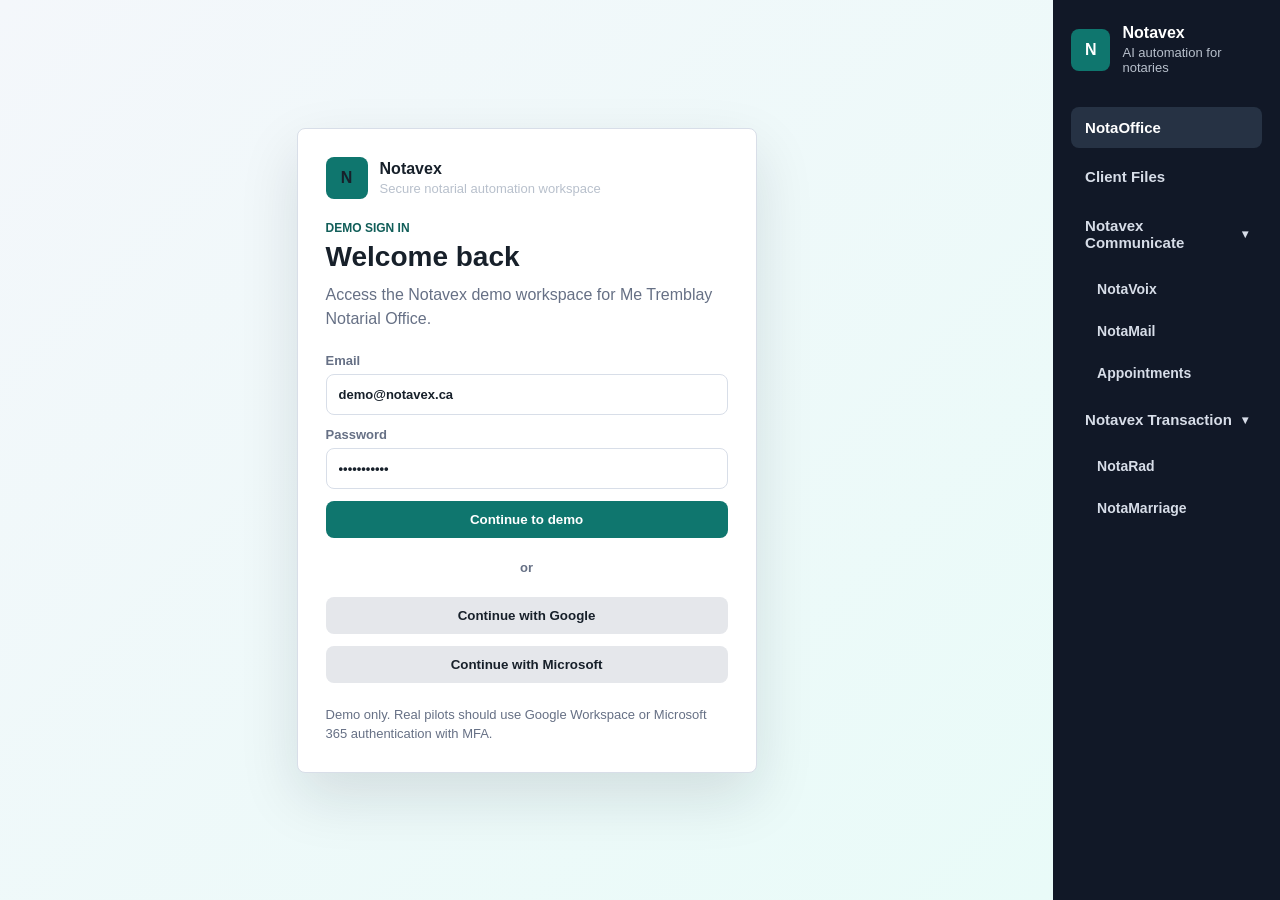
<file: index.html>
<!doctype html>
<html lang="en">
<head>
  <meta charset="utf-8">
  <meta name="viewport" content="width=device-width, initial-scale=1">
  <meta http-equiv="refresh" content="0; url=notarix-mockup/index.html">
  <title>Notavex Demo</title>
  <style>
    body {
      margin: 0;
      min-height: 100vh;
      display: grid;
      place-items: center;
      background: #f4f7fb;
      color: #17202a;
      font-family: Arial, Helvetica, sans-serif;
    }

    a {
      color: #0f766e;
      font-weight: 700;
    }
  </style>
</head>
<body>
  <main>
    <p>Opening the <a href="notarix-mockup/index.html">Notavex demo</a>.</p>
  </main>
</body>
</html>
</file>
<file: notarix-mockup/styles.css>
:root {
  --ink: #17202a;
  --muted: #667085;
  --line: #d8dee8;
  --panel: #ffffff;
  --soft: #f4f7fb;
  --accent: #0f766e;
  --accent-dark: #115e59;
  --warn: #b45309;
  --good: #15803d;
}

* {
  box-sizing: border-box;
}

body {
  margin: 0;
  min-height: 100vh;
  color: var(--ink);
  background: var(--soft);
  font-family: Arial, Helvetica, sans-serif;
  display: flex;
}

.signin-screen {
  width: 100%;
  min-height: 100vh;
  display: grid;
  place-items: center;
  padding: 24px;
  background: linear-gradient(135deg, #f4f7fb 0%, #e9fbf8 100%);
}

.signin-screen.hidden {
  display: none;
}

.signin-panel {
  width: min(460px, 100%);
  display: grid;
  gap: 22px;
  background: white;
  border: 1px solid var(--line);
  border-radius: 8px;
  padding: 28px;
  box-shadow: 0 24px 60px rgba(17, 24, 39, 0.12);
}

.signin-brand {
  color: var(--ink);
}

.signin-brand span,
.signin-copy,
.signin-note {
  color: var(--muted);
}

.signin-copy,
.signin-note {
  line-height: 1.5;
  margin: 10px 0 0;
}

.signin-note {
  font-size: 13px;
  margin: 0;
}

.signin-form,
.signin-sso {
  display: grid;
  gap: 12px;
}

.signin-form label {
  display: grid;
  gap: 6px;
  color: var(--muted);
  font-size: 13px;
  font-weight: 700;
}

.signin-form input {
  width: 100%;
  border: 1px solid var(--line);
  border-radius: 8px;
  color: var(--ink);
  background: white;
  font: inherit;
  padding: 12px;
}

.signin-divider {
  color: var(--muted);
  font-size: 13px;
  font-weight: 700;
  text-align: center;
}

.sidebar {
  width: 270px;
  background: #111827;
  color: white;
  padding: 24px 18px;
  display: flex;
  flex-direction: column;
  gap: 32px;
}

.brand {
  display: flex;
  gap: 12px;
  align-items: center;
}

.brand span {
  display: block;
  color: #b8c0cc;
  font-size: 13px;
  margin-top: 3px;
}

.mark {
  width: 42px;
  height: 42px;
  display: grid;
  place-items: center;
  background: var(--accent);
  border-radius: 8px;
  font-weight: 800;
}

nav {
  display: grid;
  gap: 8px;
}

.nav {
  border: 0;
  border-radius: 8px;
  padding: 12px 14px;
  text-align: left;
  color: #d7dde8;
  background: transparent;
  font-size: 15px;
  cursor: pointer;
}

.nav.active,
.nav:hover {
  background: #263244;
  color: white;
}

.nav-parent {
  display: flex;
  align-items: center;
  justify-content: space-between;
}

.nav-parent::after {
  content: "▾";
  font-size: 12px;
}

.nav-parent[aria-expanded="false"]::after {
  content: "▸";
}

.nav-group {
  display: grid;
  gap: 6px;
  padding-left: 14px;
}

.nav-group.collapsed {
  display: none;
}

.nav-child {
  font-size: 14px;
  padding: 10px 12px;
}

main {
  flex: 1;
  padding: 28px;
  overflow: auto;
}

.topbar {
  display: flex;
  align-items: center;
  justify-content: space-between;
  gap: 20px;
  margin-bottom: 24px;
}

.eyebrow {
  margin: 0 0 6px;
  color: var(--accent-dark);
  font-weight: 700;
  text-transform: uppercase;
  font-size: 12px;
}

h1,
h2 {
  margin: 0;
  letter-spacing: 0;
}

h1 {
  font-size: 28px;
}

h2 {
  font-size: 18px;
  margin-bottom: 16px;
}

.status-pill {
  border: 1px solid #99d5ce;
  background: #e9fbf8;
  color: var(--accent-dark);
  padding: 10px 12px;
  border-radius: 8px;
  font-weight: 700;
  white-space: nowrap;
}

.view {
  display: none;
}

.view.active {
  display: block;
}

.metrics,
.grid,
.mailbox,
.calendar-shell {
  display: grid;
  gap: 16px;
}

.metrics {
  grid-template-columns: repeat(4, minmax(0, 1fr));
  margin-bottom: 16px;
}

.metrics article,
.panel {
  background: var(--panel);
  border: 1px solid var(--line);
  border-radius: 8px;
  padding: 18px;
}

.metrics span {
  color: var(--muted);
  font-size: 13px;
}

.metrics strong {
  display: block;
  font-size: 30px;
  margin-top: 8px;
}

.two,
.mailbox {
  grid-template-columns: repeat(2, minmax(0, 1fr));
}

.client-portal {
  display: grid;
  grid-template-columns: 320px minmax(0, 1fr);
  gap: 16px;
  align-items: start;
}

.mailbox.full {
  grid-template-columns: 190px 280px minmax(0, 1fr);
  align-items: start;
}

.wide {
  margin-bottom: 16px;
}

.matter {
  border-left: 4px solid #94a3b8;
  padding: 12px;
  background: #f8fafc;
  margin-bottom: 10px;
  border-radius: 6px;
}

.matter strong,
.matter span {
  display: block;
}

.matter span {
  color: var(--muted);
  margin-top: 5px;
}

.matter.warning {
  border-color: var(--warn);
}

.matter.success {
  border-color: var(--good);
}

.timeline {
  list-style: none;
  padding: 0;
  margin: 0;
  display: grid;
  gap: 14px;
}

.timeline b {
  color: var(--accent-dark);
  margin-right: 8px;
}

.call-layout,
.voice-layout {
  display: grid;
  grid-template-columns: 260px 1fr;
  gap: 16px;
}

.voice-layout {
  grid-template-columns: 360px minmax(0, 1fr);
  align-items: start;
  margin-bottom: 16px;
}

.phone-card {
  border: 1px solid var(--line);
  border-radius: 8px;
  padding: 18px;
  background: #f8fafc;
  display: grid;
  gap: 12px;
}

.phone-card span {
  color: var(--muted);
}

.phone-card strong {
  font-size: 22px;
}

.call-list-panel {
  display: grid;
  gap: 12px;
}

.call-scroll {
  max-height: 440px;
  overflow-y: auto;
  padding-right: 4px;
}

.call-section-title {
  color: var(--muted);
  font-size: 12px;
  font-weight: 800;
  margin: 8px 0 6px;
  text-transform: uppercase;
}

.call-row {
  width: 100%;
  display: grid;
  gap: 4px;
  margin-bottom: 10px;
  border: 1px solid var(--line);
  border-left: 4px solid #94a3b8;
  background: #f8fafc;
  color: var(--ink);
  text-align: left;
}

.client-list,
.billable-list {
  display: grid;
  gap: 10px;
}

.client-filters {
  display: grid;
  grid-template-columns: 1fr;
  gap: 10px;
  margin-bottom: 12px;
}

.client-filters label {
  display: grid;
  gap: 6px;
  color: var(--muted);
  font-size: 13px;
  font-weight: 700;
}

.client-filters input,
.client-filters select {
  width: 100%;
  border: 1px solid var(--line);
  border-radius: 8px;
  color: var(--ink);
  background: white;
  font: inherit;
  padding: 11px 12px;
}

.client-row,
.billable-row {
  width: 100%;
  display: grid;
  gap: 4px;
  border: 1px solid var(--line);
  border-left: 4px solid #94a3b8;
  background: #f8fafc;
  color: var(--ink);
  text-align: left;
}

.client-row.active,
.billable-row.active {
  border-color: #99d5ce;
  border-left-color: var(--accent);
  background: #e9fbf8;
}

.client-row strong,
.client-row span,
.client-row em,
.billable-row strong,
.billable-row span,
.billable-row em {
  display: block;
}

.client-row span,
.client-row em,
.billable-row span,
.billable-row em {
  color: var(--muted);
  font-size: 13px;
}

.client-row em,
.billable-row em {
  color: var(--accent-dark);
  font-style: normal;
  font-weight: 800;
}

.client-facts {
  grid-template-columns: 110px 1fr;
  margin-bottom: 16px;
}

.client-file-grid {
  display: grid;
  grid-template-columns: repeat(2, minmax(0, 1fr));
  gap: 16px;
  margin-bottom: 16px;
}

.client-documents {
  margin-top: 6px;
}

.call-row.active {
  border-color: #99d5ce;
  border-left-color: var(--accent);
  background: #e9fbf8;
}

.call-row strong,
.call-row time,
.call-row span,
.call-row em {
  display: block;
}

.call-row time,
.call-row span,
.call-row em {
  color: var(--muted);
  font-size: 13px;
}

.call-row em {
  color: var(--accent-dark);
  font-style: normal;
  font-weight: 800;
}

.call-facts {
  grid-template-columns: 88px 1fr;
  margin-bottom: 14px;
}

.contacts-table th,
.contacts-table td {
  font-size: 13px;
}

button {
  border: 0;
  background: var(--accent);
  color: white;
  border-radius: 8px;
  padding: 11px 14px;
  font-weight: 700;
  cursor: pointer;
}

button.secondary {
  background: #e5e7eb;
  color: var(--ink);
}

.transcript,
.draft,
.message-card {
  min-height: 190px;
  border: 1px solid var(--line);
  border-radius: 8px;
  padding: 16px;
  background: white;
  line-height: 1.5;
}

.message-card {
  min-height: 128px;
  margin-bottom: 16px;
}

.checklist {
  display: grid;
  gap: 12px;
}

.checklist label {
  display: flex;
  gap: 10px;
  align-items: center;
}

.mail-toolbar {
  display: flex;
  justify-content: space-between;
  gap: 16px;
  align-items: center;
  margin-bottom: 16px;
}

.mail-toolbar span,
.sync-note {
  color: var(--muted);
  font-size: 13px;
}

.mail-actions {
  display: flex;
  gap: 10px;
}

.mail-folders,
.mail-list {
  display: grid;
  gap: 8px;
}

.mail-list-head {
  display: flex;
  justify-content: space-between;
  gap: 10px;
  align-items: center;
}

.mail-list-head span {
  color: var(--muted);
  font-size: 12px;
  font-weight: 800;
}

.email-scroll {
  max-height: 525px;
  overflow-y: auto;
  padding-right: 4px;
}

.email-scroll::after {
  content: "Scroll for older messages";
  display: block;
  color: var(--muted);
  font-size: 12px;
  font-weight: 700;
  padding: 8px 4px 0;
  text-align: center;
}

.folder,
.category-toggle,
.email {
  width: 100%;
  display: flex;
  justify-content: space-between;
  gap: 10px;
  margin-bottom: 10px;
  background: #f8fafc;
  color: var(--ink);
  border: 1px solid var(--line);
}

.folder {
  margin-bottom: 0;
}

.folder span {
  color: var(--accent-dark);
}

.folder.active {
  background: #e9fbf8;
  border-color: #99d5ce;
}

.folder.channel {
  background: #fff;
}

.folder.category {
  padding-top: 9px;
  padding-bottom: 9px;
  font-size: 13px;
}

.category-toggle {
  align-items: center;
  margin: 10px 0 0;
  background: #eef2ff;
  color: #3730a3;
  border-color: #c7d2fe;
}

.category-toggle::before {
  content: "▾";
  font-size: 13px;
}

.category-toggle[aria-expanded="false"]::before {
  content: "▸";
}

.category-toggle em {
  background: white;
  border-radius: 8px;
  color: #3730a3;
  font-style: normal;
  padding: 4px 8px;
}

.category-group {
  display: grid;
  gap: 8px;
}

.category-group.collapsed {
  display: none;
}

.email.active {
  background: #e9fbf8;
  border-color: #99d5ce;
}

.email.whatsapp {
  border-left: 4px solid #16a34a;
}

.email {
  display: grid;
  text-align: left;
}

.email strong,
.email span,
.email em,
.email time {
  display: block;
}

.email span,
.email em,
.email time {
  color: var(--muted);
  font-size: 13px;
}

.email time {
  font-size: 12px;
}

.email em {
  color: var(--accent-dark);
  font-style: normal;
  font-weight: 700;
}

.email em b {
  display: inline-block;
  margin-right: 5px;
  border-radius: 8px;
  background: #dcfce7;
  color: #166534;
  padding: 2px 6px;
}

.message-meta {
  display: flex;
  justify-content: space-between;
  gap: 12px;
  align-items: start;
  margin-bottom: 14px;
}

.message-meta span,
.send-status {
  border-radius: 8px;
  background: #e9fbf8;
  color: var(--accent-dark);
  font-size: 12px;
  font-weight: 800;
  padding: 7px 9px;
}

.send-status {
  display: inline-block;
  margin-top: 12px;
}

.compose-panel {
  display: none;
  margin-top: 16px;
}

.compose-panel.open {
  display: block;
}

.compose-form {
  display: grid;
  gap: 12px;
}

.compose-form label {
  display: grid;
  gap: 6px;
  color: var(--muted);
  font-size: 13px;
  font-weight: 700;
}

.compose-form input,
.compose-form textarea {
  width: 100%;
  border: 1px solid var(--line);
  border-radius: 8px;
  color: var(--ink);
  background: white;
  font: inherit;
  padding: 11px 12px;
}

.compose-form textarea {
  min-height: 120px;
  resize: vertical;
}

.actions {
  display: flex;
  gap: 10px;
  margin-top: 14px;
}

.calendar-shell {
  grid-template-columns: minmax(0, 1.7fr) minmax(320px, 0.8fr);
  align-items: start;
  margin-bottom: 16px;
}

.calendar-panel {
  overflow: auto;
}

.calendar-head {
  display: flex;
  justify-content: space-between;
  gap: 16px;
  align-items: start;
  margin-bottom: 16px;
}

.calendar-head span {
  color: var(--muted);
  display: block;
  margin-top: 6px;
}

.calendar-controls {
  display: flex;
  gap: 8px;
}

.calendar-grid {
  min-width: 0;
  display: grid;
  grid-template-columns: 46px repeat(5, minmax(88px, 1fr));
  border: 1px solid var(--line);
  border-radius: 8px;
  overflow: hidden;
  background: white;
}

.time-col,
.day-col {
  display: grid;
  grid-template-rows: 48px repeat(7, 64px);
  border-right: 1px solid var(--line);
}

.time-col {
  background: #f8fafc;
}

.time-col span {
  border-bottom: 1px solid var(--line);
  color: var(--muted);
  font-size: 11px;
  padding: 8px 5px;
}

.day-col {
  position: relative;
}

.day-col:last-child {
  border-right: 0;
}

.day-col::before {
  content: "";
  position: absolute;
  inset: 48px 0 0;
  background: repeating-linear-gradient(to bottom, transparent 0, transparent 63px, var(--line) 64px);
  pointer-events: none;
}

.day-col.today {
  background: #f0fdfa;
}

.day-head {
  position: relative;
  z-index: 1;
  border-bottom: 1px solid var(--line);
  background: #f8fafc;
  color: var(--muted);
  padding: 8px;
  font-size: 12px;
  font-weight: 700;
}

.day-head strong {
  display: block;
  color: var(--ink);
  font-size: 16px;
}

.calendar-event {
  position: relative;
  z-index: 2;
  margin: 5px;
  min-height: 58px;
  align-self: start;
  border: 1px solid #99d5ce;
  border-left: 4px solid var(--accent);
  background: #e9fbf8;
  color: var(--ink);
  text-align: left;
  display: grid;
  gap: 2px;
  padding: 7px;
}

.calendar-event time,
.calendar-event span {
  color: var(--muted);
  font-size: 12px;
  font-weight: 700;
}

.calendar-event strong {
  font-size: 12px;
}

.calendar-event.confirmed {
  border-color: #a7f3d0;
  border-left-color: var(--good);
  background: #ecfdf5;
}

.calendar-event.warning {
  border-color: #fbbf24;
  border-left-color: var(--warn);
  background: #fffbeb;
}

.calendar-event.internal {
  border-color: #c7d2fe;
  border-left-color: #4f46e5;
  background: #eef2ff;
}

.calendar-event.open {
  border-color: #d8dee8;
  border-left-color: #94a3b8;
  background: #f8fafc;
  color: var(--muted);
}

.calendar-event.selected {
  outline: 3px solid #fbbf24;
  outline-offset: 1px;
}

.appointment-detail dl {
  grid-template-columns: 94px 1fr;
  margin-bottom: 16px;
}

.detail-actions {
  display: flex;
  gap: 10px;
  margin: 12px 0 22px;
}

.booking-form {
  display: grid;
  gap: 13px;
}

.booking-form label {
  display: grid;
  gap: 6px;
  color: var(--muted);
  font-size: 13px;
  font-weight: 700;
}

.booking-form input,
.booking-form select {
  width: 100%;
  border: 1px solid var(--line);
  border-radius: 8px;
  color: var(--ink);
  background: white;
  font: inherit;
  padding: 11px 12px;
}

.slot-grid {
  display: grid;
  grid-template-columns: repeat(5, minmax(0, 1fr));
  gap: 10px;
}

.slot {
  min-height: 48px;
  background: #e9fbf8;
  color: var(--accent-dark);
  border: 1px solid #99d5ce;
}

.steps {
  display: grid;
  grid-template-columns: repeat(6, minmax(0, 1fr));
  gap: 10px;
}

.step {
  border: 1px solid var(--line);
  border-radius: 8px;
  min-height: 82px;
  padding: 12px;
  display: flex;
  align-items: center;
  justify-content: center;
  text-align: center;
  background: #f8fafc;
  font-weight: 700;
}

.step.done {
  border-color: #a7f3d0;
  background: #ecfdf5;
  color: #166534;
}

.step.current {
  border-color: #fbbf24;
  background: #fffbeb;
  color: #92400e;
}

dl {
  display: grid;
  grid-template-columns: 110px 1fr;
  gap: 10px;
  margin: 0;
}

dt {
  color: var(--muted);
}

dd {
  margin: 0;
  font-weight: 700;
}

table {
  width: 100%;
  border-collapse: collapse;
}

th,
td {
  border-bottom: 1px solid var(--line);
  padding: 13px 10px;
  text-align: left;
}

th {
  color: var(--muted);
  font-size: 13px;
}

@media (max-width: 880px) {
  body {
    display: block;
  }

  .sidebar {
    width: auto;
  }

  .metrics,
  .two,
  .mailbox,
  .mailbox.full,
  .calendar-shell,
  .client-portal,
  .client-file-grid,
  .voice-layout,
  .call-layout,
  .steps,
  .slot-grid {
    grid-template-columns: 1fr;
  }

  .topbar {
    align-items: flex-start;
    flex-direction: column;
  }
}
</file>
